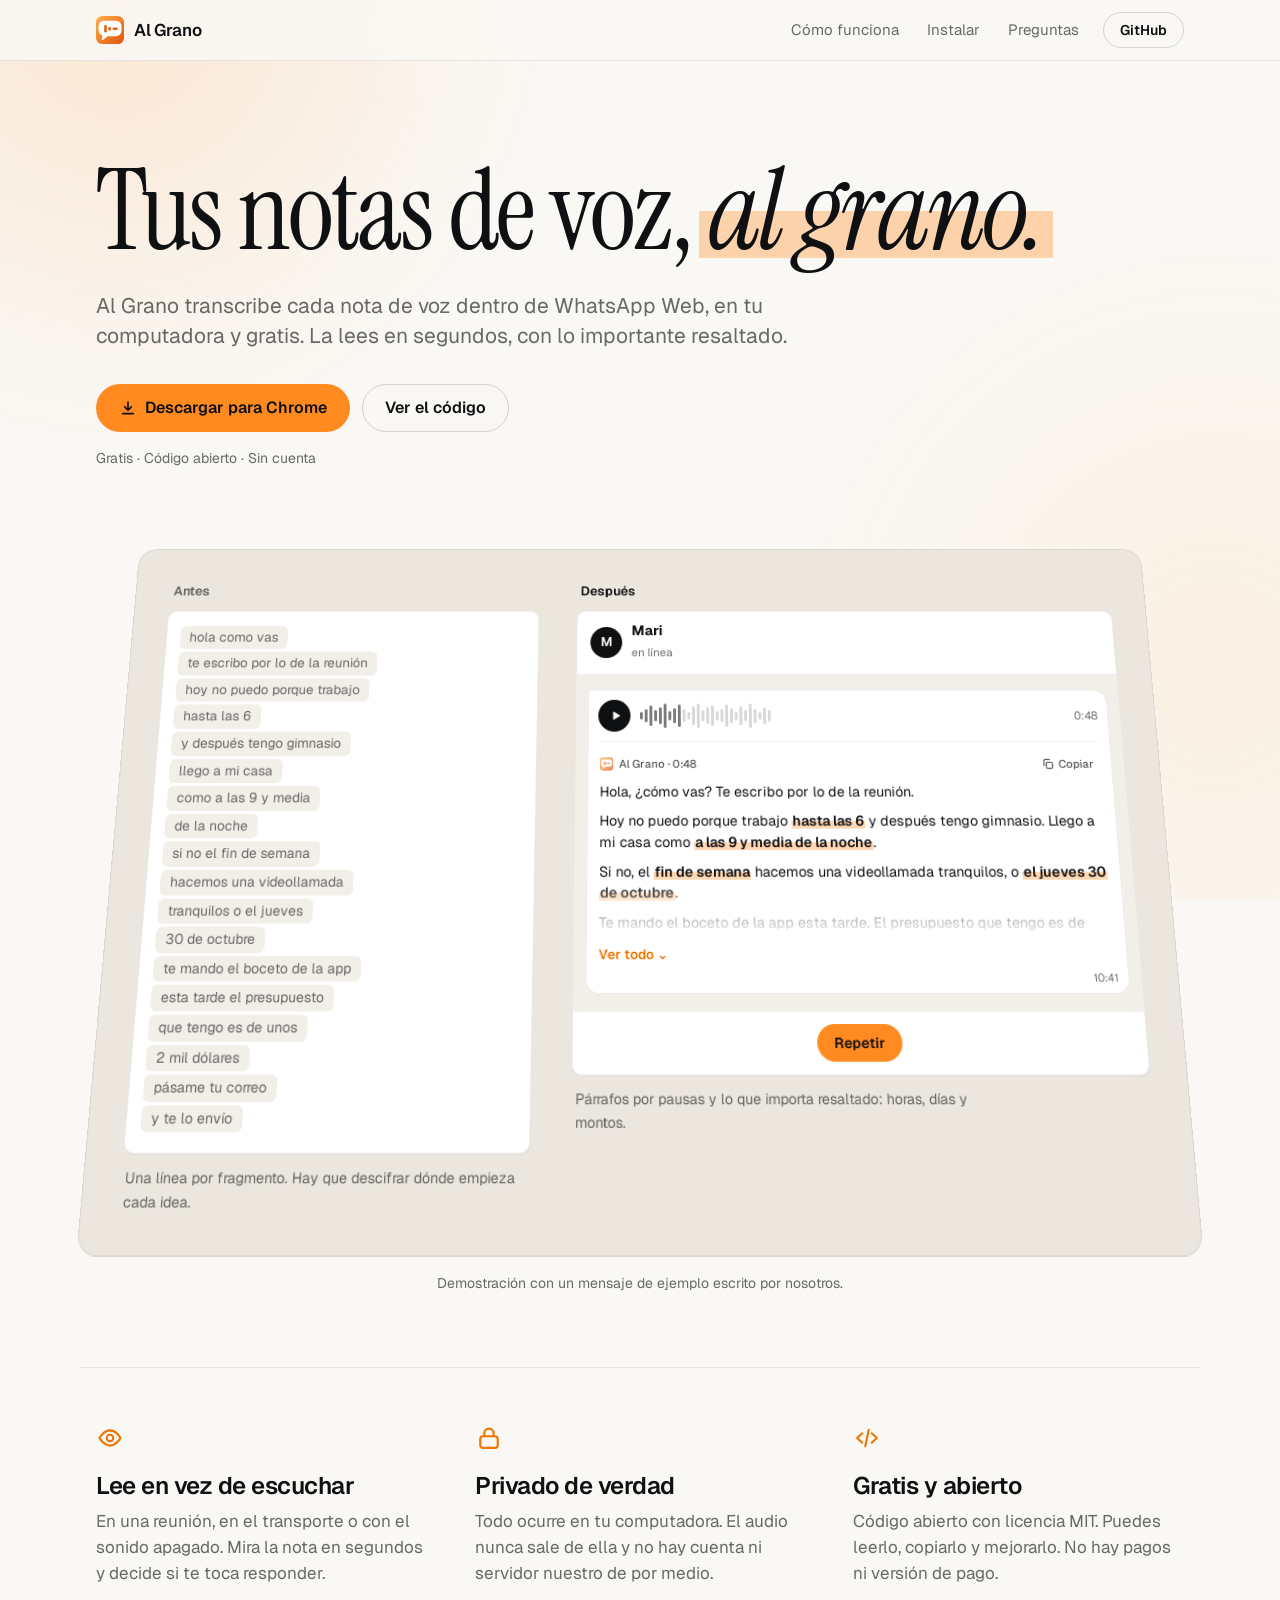
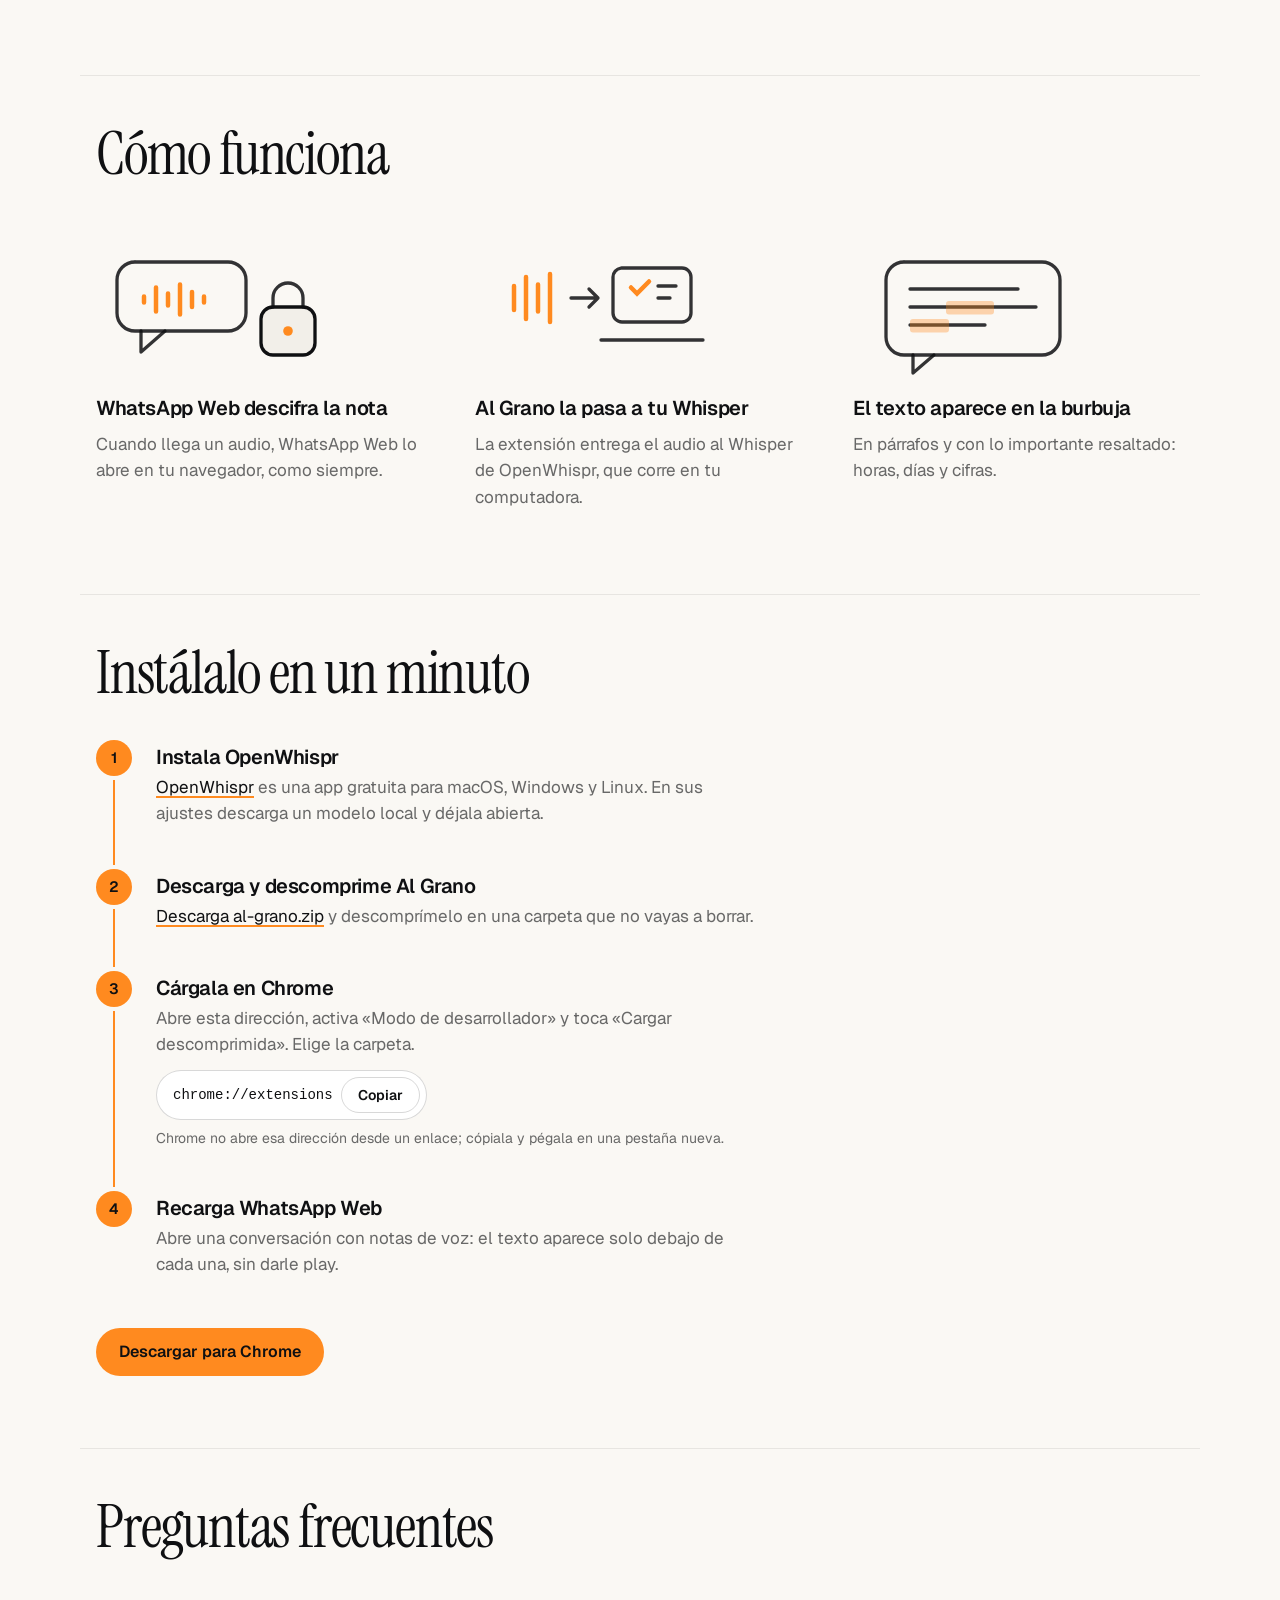
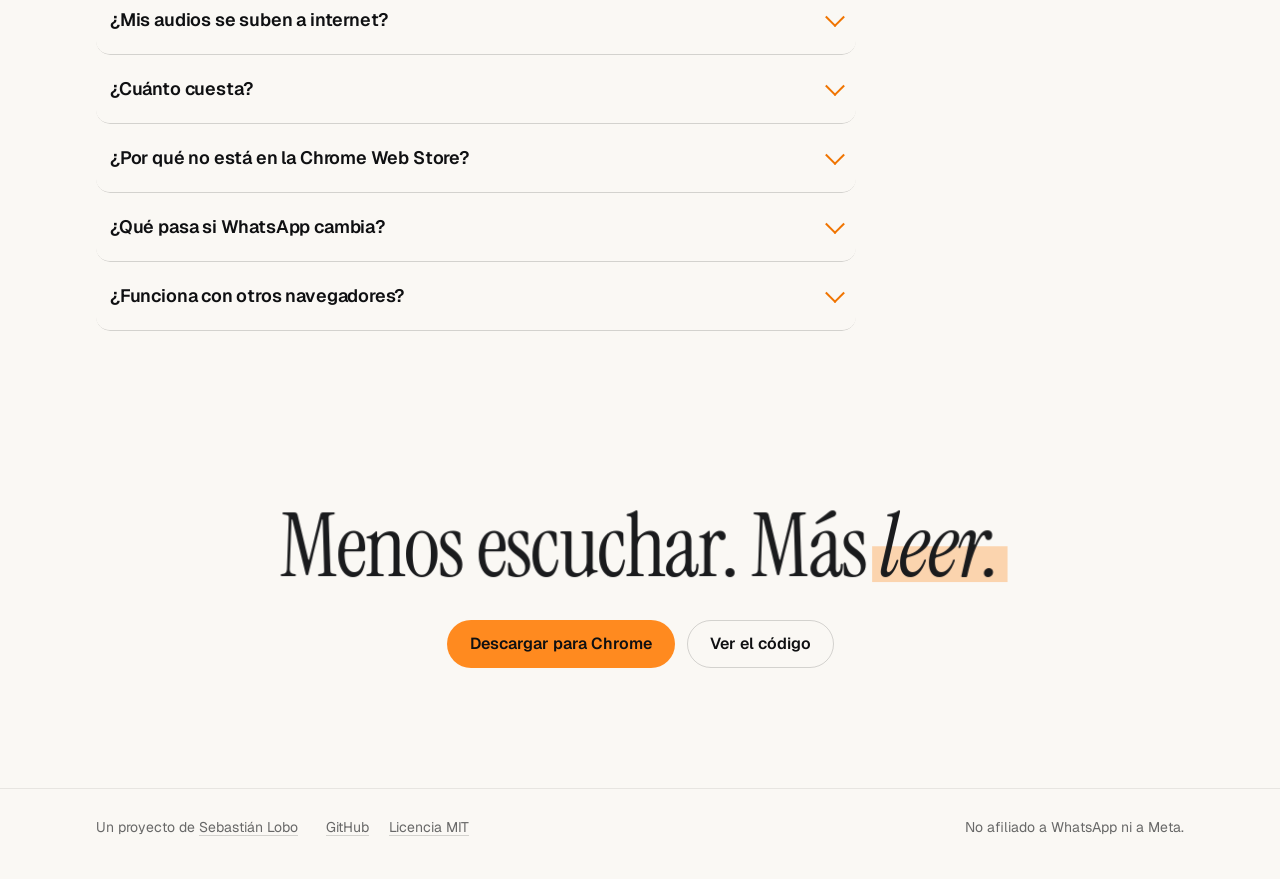
<file: docs/index.html>
<!doctype html>
<html lang="es">
<head>
<meta charset="utf-8">
<meta name="viewport" content="width=device-width, initial-scale=1">
<title>Al Grano — Tus notas de voz, al grano</title>
<meta name="description" content="Extensión gratuita y de código abierto que transcribe las notas de voz de WhatsApp Web dentro de su burbuja, con el Whisper local de OpenWhispr. Nada sale de tu computadora.">
<meta name="theme-color" content="#FAF8F4" media="(prefers-color-scheme: light)">
<meta name="theme-color" content="#0F1012" media="(prefers-color-scheme: dark)">
<link rel="canonical" href="https://sebaslobo22.github.io/al-grano/">
<link rel="icon" type="image/svg+xml" href="favicon.svg">
<meta property="og:type" content="website">
<meta property="og:locale" content="es_ES">
<meta property="og:title" content="Al Grano — Tus notas de voz, al grano">
<meta property="og:description" content="Transcribe las notas de voz de WhatsApp Web en su propia burbuja, en tu computadora. Gratis, de código abierto y sin cuenta.">
<meta property="og:url" content="https://sebaslobo22.github.io/al-grano/">
<meta property="og:image" content="https://sebaslobo22.github.io/al-grano/og.png">
<meta property="og:image:width" content="1200">
<meta property="og:image:height" content="630">
<meta name="twitter:card" content="summary_large_image">
<link rel="preconnect" href="https://fonts.googleapis.com">
<link rel="preconnect" href="https://fonts.gstatic.com" crossorigin>
<link href="https://fonts.googleapis.com/css2?family=Geist:wght@400;500;600;700&family=Instrument+Serif:ital@0;1&display=swap" rel="stylesheet">
<link rel="stylesheet" href="styles.css?v=1.6">
</head>
<body>
<svg width="0" height="0" style="position:absolute" aria-hidden="true">
  <defs>
    <linearGradient id="ag-logo-bg" x1="0" y1="0" x2="1" y2="1">
      <stop offset="0" stop-color="#FFB24A"/>
      <stop offset="1" stop-color="#E4520B"/>
    </linearGradient>
  </defs>
  <symbol id="logo" viewBox="0 0 1024 1024">
    <rect width="1024" height="1024" rx="229" fill="url(#ag-logo-bg)"/>
    <path fill="#FFFFFF" d="M300 170h424c120 0 208 88 208 208v150c0 120-88 208-208 208H430l-180 140c-20 15-46-3-40-27l30-134c-90-30-148-110-148-207V378c0-120 88-208 208-208z"/>
    <g fill="#E8600E">
      <rect x="300" y="330" width="96" height="276" rx="48"/>
      <rect x="452" y="400" width="96" height="136" rx="48"/>
      <rect x="604" y="420" width="190" height="96" rx="48"/>
    </g>
  </symbol>
</svg>

<a class="skip" href="#demo">Ir a la demostración</a>

<header class="top">
  <div class="wrap top-in">
    <a class="brand" href="#" aria-label="Al Grano, inicio"><svg class="logo" aria-hidden="true"><use href="#logo"/></svg><span>Al Grano</span></a>
    <nav class="nav" aria-label="Principal">
      <a href="#como-funciona">Cómo funciona</a>
      <a href="#instalar">Instalar</a>
      <a href="#preguntas">Preguntas</a>
    </nav>
    <a class="pill pill-sm pill-ghost" href="https://github.com/sebaslobo22/al-grano" rel="noopener">GitHub</a>
  </div>
</header>

<main>
<section class="hero wrap">
  <h1>Tus notas de voz, <span class="mark">al&nbsp;grano.</span></h1>
  <p class="sub">Al Grano transcribe cada nota de voz dentro de WhatsApp Web, en tu computadora y gratis. La lees en segundos, con lo importante resaltado.</p>
  <div class="cta">
    <a class="pill pill-main" href="https://github.com/sebaslobo22/al-grano/releases/latest/download/al-grano.zip" rel="noopener">
      <svg width="18" height="18" viewBox="0 0 24 24" fill="none" stroke="currentColor" stroke-width="2.2" stroke-linecap="round" stroke-linejoin="round" aria-hidden="true"><path d="M12 4v11m0 0-4.5-4.5M12 15l4.5-4.5M5 19.5h14"/></svg>
      Descargar para Chrome
    </a>
    <a class="pill pill-ghost" href="https://github.com/sebaslobo22/al-grano" rel="noopener">Ver el código</a>
  </div>
  <p class="fine">Gratis · Código abierto · Sin cuenta</p>
</section>

<section class="demo wrap" id="demo" aria-labelledby="demo-t">
  <h2 id="demo-t" class="sr">Demostración</h2>
  <div class="stage halo" style="--rad:20px">
    <figure class="before">
      <figcaption>Antes</figcaption>
      <div class="app app-dim" aria-label="Transcripción sin formato">
        <div class="wall" id="wall"></div>
      </div>
      <p class="cap">Una línea por fragmento. Hay que descifrar dónde empieza cada idea.</p>
    </figure>

    <figure class="after">
      <figcaption>Después</figcaption>
      <div class="app" id="panel" data-state="idle">
        <div class="app-head">
          <span class="ava" aria-hidden="true">M</span>
          <div><strong>Mari</strong><small>en línea</small></div>
        </div>
        <div class="app-body">
          <div class="msg">
            <div class="vn" aria-hidden="true">
              <span class="play"><svg width="14" height="14" viewBox="0 0 24 24" fill="currentColor"><path d="M8 5.5v13a1 1 0 0 0 1.5.86l10.4-6.5a1 1 0 0 0 0-1.72L9.5 4.64A1 1 0 0 0 8 5.5z"/></svg></span>
              <span class="bars" id="bars"></span>
              <span class="dur">0:48</span>
            </div>
            <div class="tbox" id="tbox" hidden>
              <div class="thead">
                <svg class="logo logo-12" aria-hidden="true"><use href="#logo"/></svg>
                <span>Al Grano · 0:48</span>
                <button class="icon-btn" id="copyT" type="button" aria-label="Copiar transcripción">
                  <svg width="14" height="14" viewBox="0 0 24 24" fill="none" stroke="currentColor" stroke-width="2" stroke-linecap="round" stroke-linejoin="round" aria-hidden="true"><rect x="9" y="9" width="11" height="11" rx="2.5"/><path d="M5 15V6.5A2.5 2.5 0 0 1 7.5 4H15"/></svg>
                  <span class="icon-btn-t" id="copyTT">Copiar</span>
                </button>
              </div>
              <div class="skel" id="skel" aria-live="polite">
                <i></i><i></i><i></i>
                <em>Transcribiendo…</em>
              </div>
              <div class="tbody folded" id="tbody"></div>
              <button class="more" id="more" type="button" aria-expanded="false">Ver todo <span aria-hidden="true">⌄</span></button>
            </div>
            <span class="time">10:41</span>
          </div>
        </div>
        <div class="app-foot">
          <button class="pill pill-main pill-sm" id="try" type="button">Probar</button>
        </div>
      </div>
      <p class="cap">Párrafos por pausas y lo que importa resaltado: horas, días y montos.</p>
    </figure>
  </div>
  <p class="fine center">Demostración con un mensaje de ejemplo escrito por nosotros.</p>
</section>

<section class="benefits wrap" aria-label="Ventajas">
  <article class="morph halo">
    <svg width="28" height="28" viewBox="0 0 24 24" fill="none" stroke="currentColor" stroke-width="1.8" stroke-linecap="round" stroke-linejoin="round" aria-hidden="true"><path d="M3 12s3.5-6.5 9-6.5S21 12 21 12s-3.5 6.5-9 6.5S3 12 3 12z"/><circle cx="12" cy="12" r="2.8"/></svg>
    <h3>Lee en vez de escuchar</h3>
    <p>En una reunión, en el transporte o con el sonido apagado. Mira la nota en segundos y decide si te toca responder.</p>
  </article>
  <article class="morph halo">
    <svg width="28" height="28" viewBox="0 0 24 24" fill="none" stroke="currentColor" stroke-width="1.8" stroke-linecap="round" stroke-linejoin="round" aria-hidden="true"><rect x="4.5" y="10.5" width="15" height="10" rx="2.5"/><path d="M8 10.5V8a4 4 0 0 1 8 0v2.5"/></svg>
    <h3>Privado de verdad</h3>
    <p>Todo ocurre en tu computadora. El audio nunca sale de ella y no hay cuenta ni servidor nuestro de por medio.</p>
  </article>
  <article class="morph halo">
    <svg width="28" height="28" viewBox="0 0 24 24" fill="none" stroke="currentColor" stroke-width="1.8" stroke-linecap="round" stroke-linejoin="round" aria-hidden="true"><path d="m8 8-4.5 4L8 16M16 8l4.5 4L16 16M13.5 5l-3 14"/></svg>
    <h3>Gratis y abierto</h3>
    <p>Código abierto con licencia MIT. Puedes leerlo, copiarlo y mejorarlo. No hay pagos ni versión de pago.</p>
  </article>
</section>

<section class="how wrap" id="como-funciona" aria-labelledby="how-t">
  <h2 id="how-t" class="morph">Cómo funciona</h2>
  <ol class="steps">
    <li class="morph halo">
      <svg viewBox="0 0 160 96" fill="none" aria-hidden="true">
        <rect x="14" y="14" width="86" height="46" rx="12" class="s-line"/>
        <path d="M30 60v14l16-14" class="s-line"/>
        <path d="M32 37v4M40 31v16M48 35v8M56 29v20M64 34v10M72 37v4" class="s-amber"/>
        <rect x="110" y="44" width="36" height="32" rx="8" class="s-fill"/>
        <path d="M118 44v-6a10 10 0 0 1 20 0v6" class="s-line"/>
        <circle cx="128" cy="60" r="3.2" class="s-amber-fill"/>
      </svg>
      <h3>WhatsApp Web descifra la nota</h3>
      <p>Cuando llega un audio, WhatsApp Web lo abre en tu navegador, como siempre.</p>
    </li>
    <li class="morph halo">
      <svg viewBox="0 0 160 96" fill="none" aria-hidden="true">
        <path d="M26 30v16M34 24v28M42 29v18M50 22v32" class="s-amber"/>
        <path d="M64 38h18m0 0-6-6m6 6-6 6" class="s-line"/>
        <rect x="92" y="18" width="52" height="36" rx="6" class="s-line"/>
        <path d="M84 66h68" class="s-line"/>
        <path d="M104 31l4 4 8-8" class="s-amber"/>
        <path d="M122 30h12M122 38h8" class="s-line"/>
      </svg>
      <h3>Al Grano la pasa a tu Whisper</h3>
      <p>La extensión entrega el audio al Whisper de OpenWhispr, que corre en tu computadora.</p>
    </li>
    <li class="morph halo">
      <svg viewBox="0 0 160 96" fill="none" aria-hidden="true">
        <rect x="22" y="14" width="116" height="62" rx="12" class="s-line"/>
        <path d="M40 76v12l14-12" class="s-line"/>
        <path d="M38 32h72M38 44h84M38 56h50" class="s-line"/>
        <rect x="62" y="40" width="32" height="9" rx="2" class="s-hl"/>
        <rect x="38" y="52" width="26" height="9" rx="2" class="s-hl"/>
      </svg>
      <h3>El texto aparece en la burbuja</h3>
      <p>En párrafos y con lo importante resaltado: horas, días y cifras.</p>
    </li>
  </ol>
</section>

<section class="install wrap" id="instalar" aria-labelledby="inst-t">
  <h2 id="inst-t" class="morph">Instálalo en un minuto</h2>
  <ol class="inst">
    <li class="morph" data-fill style="--rad:14px">
      <div class="halo">
        <h3>Instala OpenWhispr</h3>
        <p><a href="https://openwhispr.com" rel="noopener">OpenWhispr</a> es una app gratuita para macOS, Windows y Linux. En sus ajustes descarga un modelo local y déjala abierta.</p>
      </div>
    </li>
    <li class="morph" data-fill style="--rad:14px">
      <div class="halo">
        <h3>Descarga y descomprime Al Grano</h3>
        <p><a href="https://github.com/sebaslobo22/al-grano/releases/latest/download/al-grano.zip" rel="noopener">Descarga al-grano.zip</a> y descomprímelo en una carpeta que no vayas a borrar.</p>
      </div>
    </li>
    <li class="morph" data-fill style="--rad:14px">
      <div class="halo">
        <h3>Cárgala en Chrome</h3>
        <p>Abre esta dirección, activa «Modo de desarrollador» y toca «Cargar descomprimida». Elige la carpeta.</p>
        <div class="code">
          <code id="chromeUrl">chrome://extensions</code>
          <button class="pill pill-sm pill-ghost" id="copyUrl" type="button">Copiar</button>
        </div>
        <p class="fine">Chrome no abre esa dirección desde un enlace; cópiala y pégala en una pestaña nueva.</p>
      </div>
    </li>
    <li class="morph" data-fill style="--rad:14px">
      <div class="halo">
        <h3>Recarga WhatsApp Web</h3>
        <p>Abre una conversación con notas de voz: el texto aparece solo debajo de cada una, sin darle play.</p>
      </div>
    </li>
  </ol>
  <div class="cta">
    <a class="pill pill-main" href="https://github.com/sebaslobo22/al-grano/releases/latest/download/al-grano.zip" rel="noopener">Descargar para Chrome</a>
  </div>
</section>

<section class="faq wrap" id="preguntas" aria-labelledby="faq-t">
  <h2 id="faq-t" class="morph">Preguntas frecuentes</h2>
  <div class="acc">
    <details class="morph halo" style="--rad:14px"><summary>¿Mis audios se suben a internet?</summary><p>No. El audio pasa de WhatsApp Web al Whisper que corre en tu computadora y ahí se queda. Al Grano no tiene servidores ni cuentas.</p></details>
    <details class="morph halo" style="--rad:14px"><summary>¿Cuánto cuesta?</summary><p>Nada. Al Grano es gratis y de código abierto, y OpenWhispr también lo es.</p></details>
    <details class="morph halo" style="--rad:14px"><summary>¿Por qué no está en la Chrome Web Store?</summary><p>Todavía no. Por ahora se instala a mano, en un minuto, con los pasos de arriba.</p></details>
    <details class="morph halo" style="--rad:14px"><summary>¿Qué pasa si WhatsApp cambia?</summary><p>Puede que Al Grano deje de transcribir solo. Mientras se corrige, basta con darle play a la nota para que la transcriba.</p></details>
    <details class="morph halo" style="--rad:14px"><summary>¿Funciona con otros navegadores?</summary><p>Funciona en Chrome y debería funcionar en navegadores basados en Chromium, como Brave, Edge o Arc, que permiten cargar extensiones descomprimidas. No lo hemos probado en ellos.</p></details>
  </div>
</section>

<section class="final wrap halo">
  <h2 class="morph">Menos escuchar. Más <span class="mark">leer.</span></h2>
  <div class="cta center">
    <a class="pill pill-main" href="https://github.com/sebaslobo22/al-grano/releases/latest/download/al-grano.zip" rel="noopener">Descargar para Chrome</a>
    <a class="pill pill-ghost" href="https://github.com/sebaslobo22/al-grano" rel="noopener">Ver el código</a>
  </div>
</section>
</main>

<footer class="foot">
  <div class="wrap foot-in">
    <p>Un proyecto de <a href="https://sitio-lobo.vercel.app" rel="noopener">Sebastián Lobo</a></p>
    <p class="links"><a href="https://github.com/sebaslobo22/al-grano" rel="noopener">GitHub</a><a href="https://github.com/sebaslobo22/al-grano/blob/main/LICENSE" rel="noopener">Licencia MIT</a></p>
    <p class="disc">No afiliado a WhatsApp ni a Meta.</p>
  </div>
</footer>
<script src="app.js?v=1.6"></script>
<script src="motion.js?v=1.6"></script>
</body>
</html>
</file>
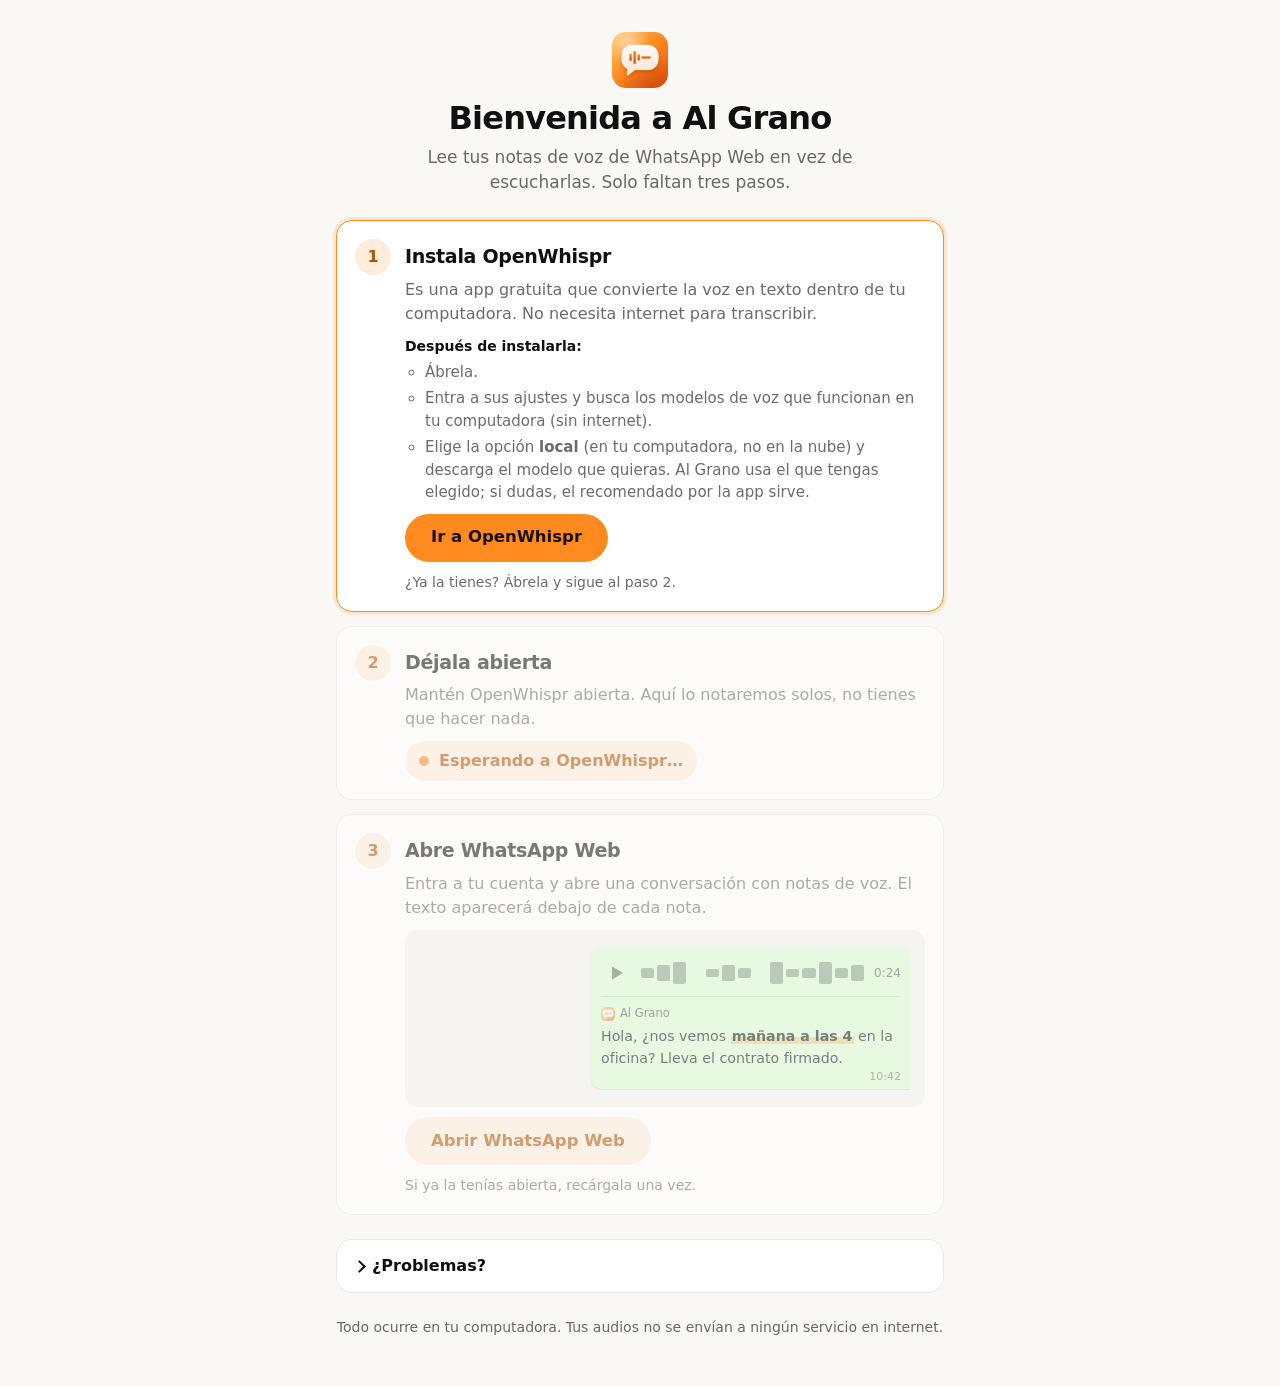
<file: extension/bienvenida.html>
<!doctype html>
<html lang="es">
<head>
<meta charset="utf-8">
<meta name="viewport" content="width=device-width, initial-scale=1">
<title>Bienvenida a Al Grano</title>
<link rel="icon" href="icons/icon32.png">
<link rel="stylesheet" href="bienvenida.css">
</head>
<body>
<main>
  <header class="hero">
    <img src="icons/logo.svg" width="56" height="56" alt="" class="logo">
    <h1>Bienvenida a Al Grano</h1>
    <p class="lead">Lee tus notas de voz de WhatsApp Web en vez de escucharlas. Solo faltan tres pasos.</p>
    <p id="resumen" class="resumen" role="status" aria-live="polite"></p>
  </header>

  <ol class="pasos">
    <li id="p1" class="paso" data-e="activo">
      <span class="num" aria-hidden="true"><b>1</b><svg viewBox="0 0 24 24"><path d="M5 12.5l4.5 4.5L19 7.5"/></svg></span>
      <div class="cuerpo">
        <h2>Instala OpenWhispr</h2>
        <p>Es una app gratuita que convierte la voz en texto dentro de tu computadora. No necesita internet para transcribir.</p>
        <div class="detalle">
          <p class="mini">Después de instalarla:</p>
          <ul>
            <li>Ábrela.</li>
            <li>Entra a sus ajustes y busca los modelos de voz que funcionan en tu computadora (sin internet).</li>
            <li>Elige la opción <strong>local</strong> (en tu computadora, no en la nube) y descarga el modelo que quieras. Al Grano usa el que tengas elegido; si dudas, el recomendado por la app sirve.</li>
          </ul>
        </div>
        <a class="boton grande" href="https://openwhispr.com" target="_blank" rel="noopener">Ir a OpenWhispr</a>
        <p class="nota">¿Ya la tienes? Ábrela y sigue al paso 2.</p>
      </div>
    </li>

    <li id="p2" class="paso" data-e="pendiente">
      <span class="num" aria-hidden="true"><b>2</b><svg viewBox="0 0 24 24"><path d="M5 12.5l4.5 4.5L19 7.5"/></svg></span>
      <div class="cuerpo">
        <h2>Déjala abierta</h2>
        <p id="p2-txt">Mantén OpenWhispr abierta. Aquí lo notaremos solos, no tienes que hacer nada.</p>
        <p id="p2-est" class="estado" role="status" aria-live="polite"><span class="punto"></span><span id="p2-est-t">Esperando a OpenWhispr…</span></p>
      </div>
    </li>

    <li id="p3" class="paso" data-e="pendiente">
      <span class="num" aria-hidden="true"><b>3</b><svg viewBox="0 0 24 24"><path d="M5 12.5l4.5 4.5L19 7.5"/></svg></span>
      <div class="cuerpo">
        <h2>Abre WhatsApp Web</h2>
        <p>Entra a tu cuenta y abre una conversación con notas de voz. El texto aparecerá debajo de cada nota.</p>
        <div class="demo" aria-hidden="true">
          <div class="burbuja">
            <div class="nota-voz">
              <span class="play"><svg viewBox="0 0 24 24"><path d="M8 5.5v13l11-6.5z"/></svg></span>
              <span class="onda"><i></i><i></i><i></i><i></i><i></i><i></i><i></i><i></i><i></i><i></i><i></i><i></i><i></i><i></i></span>
              <span class="dur">0:24</span>
            </div>
            <div class="ag">
              <div class="ag-cab"><img src="icons/icon16.png" width="14" height="14" alt=""> Al Grano</div>
              <p>Hola, ¿nos vemos <mark>mañana a las 4</mark> en la oficina? Lleva el contrato firmado.</p>
            </div>
            <span class="hora">10:42</span>
          </div>
        </div>
        <a class="boton grande" href="https://web.whatsapp.com" target="_blank" rel="noopener">Abrir WhatsApp Web</a>
        <p class="nota">Si ya la tenías abierta, recárgala una vez.</p>
      </div>
    </li>
  </ol>

  <details class="problemas">
    <summary>¿Problemas?</summary>
    <ul>
      <li><strong>No pasa del paso 2.</strong> Revisa que OpenWhispr esté abierta (busca su icono en la barra de arriba o de abajo). Si la acabas de abrir, espera unos segundos.</li>
      <li><strong>Está abierta y no la detecta.</strong> Ciérrala del todo y vuelve a abrirla. Luego pulsa «Buscar de nuevo» aquí abajo.</li>
      <li><strong>Las notas no se transcriben.</strong> En los ajustes de OpenWhispr, confirma que elegiste un modelo <strong>local</strong> y que ya terminó de descargarse. Los modelos en la nube no se usan: Al Grano nunca envía tus audios fuera de tu computadora.</li>
      <li><strong>No aparece el texto en WhatsApp.</strong> Recarga la página de WhatsApp Web (tecla F5, o Cmd + R en Mac).</li>
    </ul>
    <button type="button" id="reintentar" class="boton chico">Buscar de nuevo</button>
  </details>

  <footer>Todo ocurre en tu computadora. Tus audios no se envían a ningún servicio en internet.</footer>
</main>
<script src="bienvenida.js"></script>
</body>
</html>
</file>
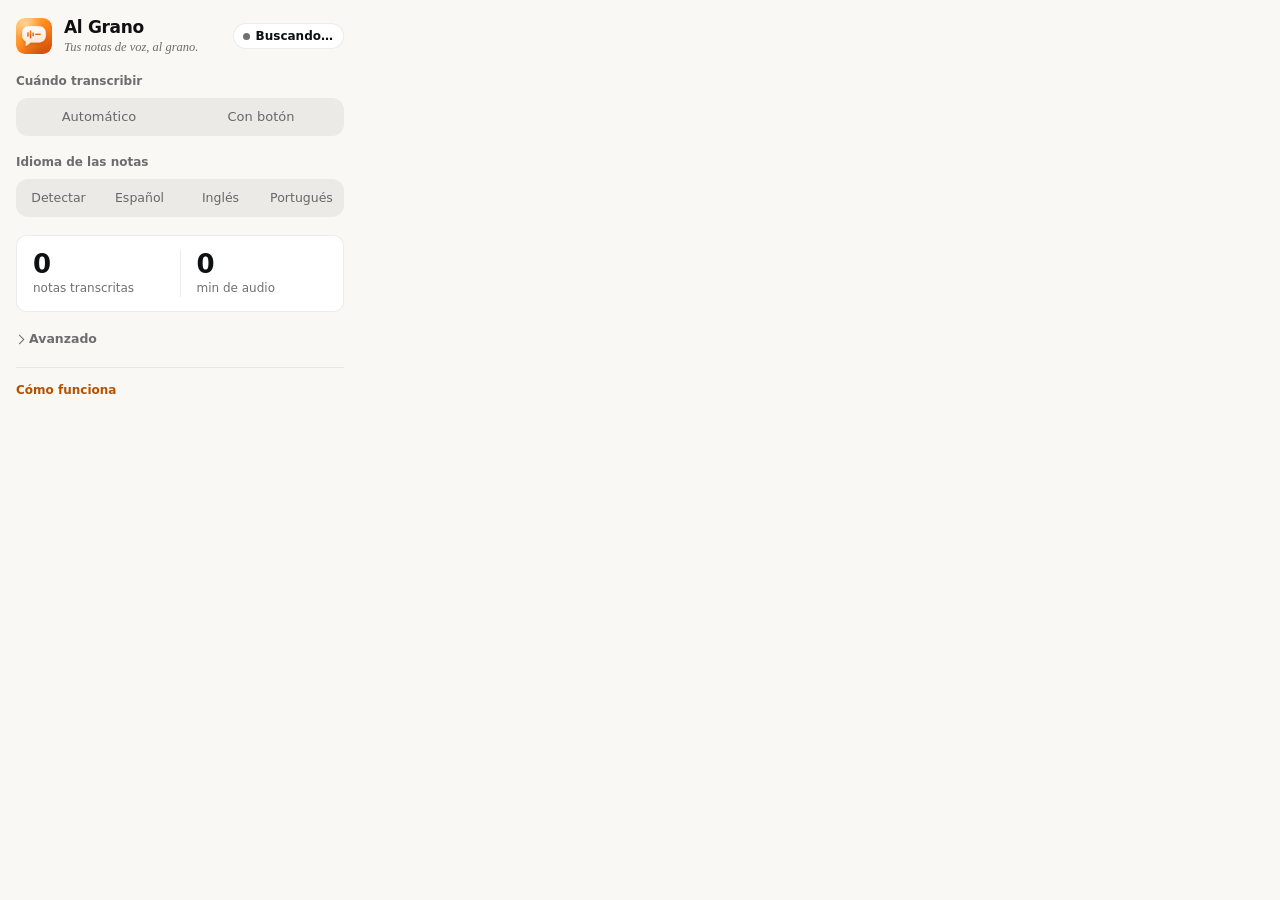
<file: extension/popup.html>
<!doctype html>
<html lang="es">
<head>
<meta charset="utf-8">
<meta name="viewport" content="width=360">
<title>Al Grano</title>
<link rel="stylesheet" href="popup.css">
</head>
<body>
<main>
  <header class="top">
    <img class="logo" src="icons/logo.svg" width="36" height="36" alt="">
    <div class="brand">
      <h1>Al Grano</h1>
      <p class="tag">Tus notas de voz, al grano.</p>
    </div>
    <span id="estado" class="pill" data-s="busy" role="status"><i></i><b>Buscando…</b></span>
  </header>
  <section id="ayuda" class="help" hidden>
    <h2 class="help-t">Falta un paso para empezar</h2>
    <p>Abre OpenWhispr y déjala abierta. Si aún no la tienes, te guiamos para instalarla.</p>
    <button type="button" id="guia" class="btn-guia">Ver guía de instalación</button>
  </section>

  <section>
    <h2 id="h-modo">Cuándo transcribir</h2>
    <div class="seg" role="radiogroup" aria-labelledby="h-modo" id="modo">
      <button type="button" role="radio" data-v="auto">Automático</button>
      <button type="button" role="radio" data-v="manual">Con botón</button>
    </div>
  </section>

  <section>
    <h2 id="h-idioma">Idioma de las notas</h2>
    <div class="seg" role="radiogroup" aria-labelledby="h-idioma" id="idioma">
      <button type="button" role="radio" data-v="auto">Detectar</button>
      <button type="button" role="radio" data-v="es">Español</button>
      <button type="button" role="radio" data-v="en">Inglés</button>
      <button type="button" role="radio" data-v="pt">Portugués</button>
    </div>
  </section>

  <section class="uso" aria-live="polite">
    <div class="uso-num"><strong id="uso-n">0</strong><span id="uso-n-l">notas transcritas</span></div>
    <div class="uso-sep"></div>
    <div class="uso-num"><strong id="uso-m">0</strong><span>min de audio</span></div>
  </section>

  <details class="avanzado">
    <summary>Avanzado</summary>
    <label for="server">Dirección del transcriptor</label>
    <div class="row">
      <input id="server" type="text" spellcheck="false" autocomplete="off">
      <button type="button" id="buscar" class="btn">Buscar de nuevo</button>
    </div>
    <p id="server-nota" class="note">Se detecta solo: usa el modelo local que tengas elegido en OpenWhispr.</p>
  </details>

  <footer>
    <a href="https://sebaslobo22.github.io/al-grano/" target="_blank" rel="noopener">Cómo funciona</a>
    <span id="version"></span>
  </footer>
</main>
<script src="popup.js"></script>
</body>
</html>
</file>
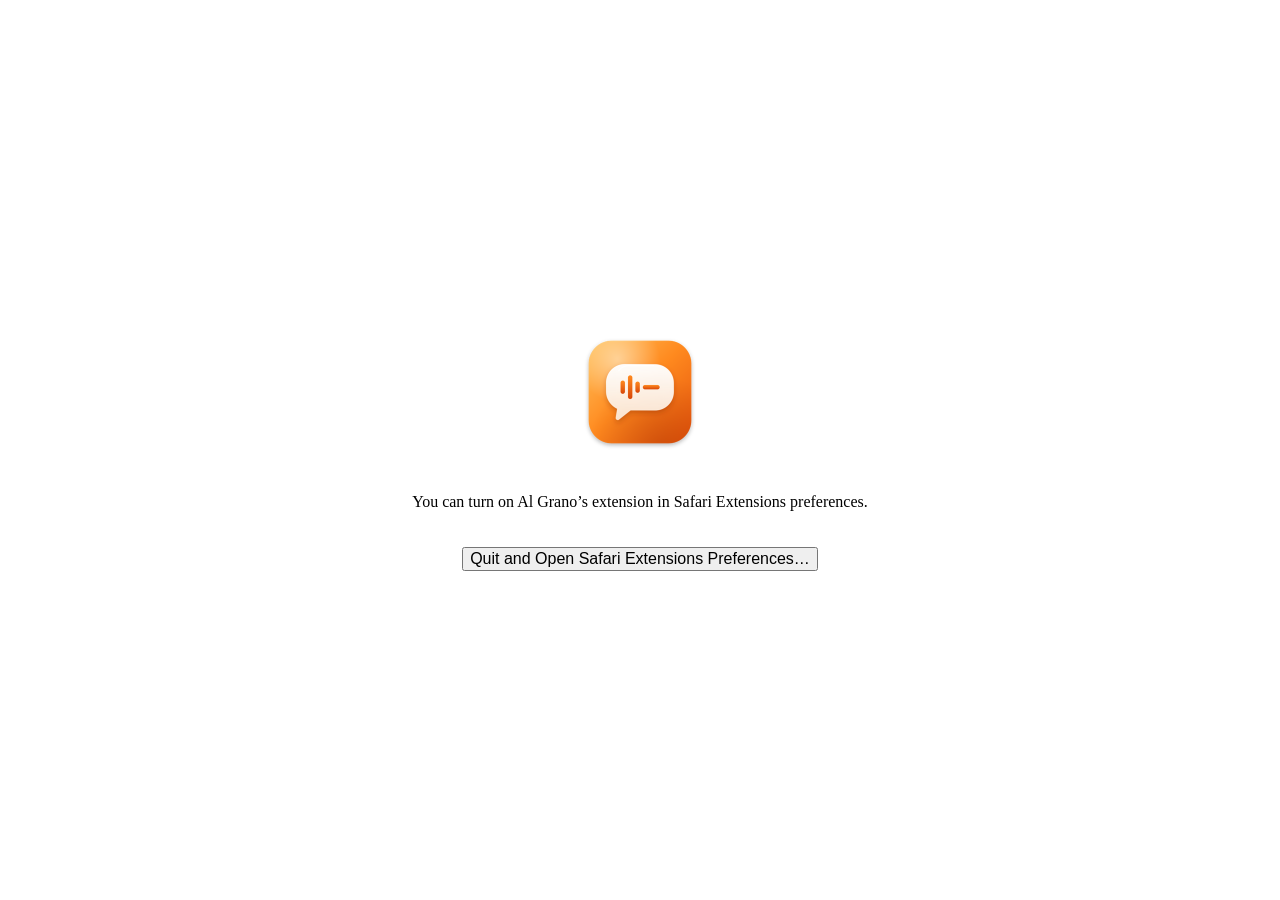
<file: safari/Al Grano/Al Grano/Resources/Base.lproj/Main.html>
<!DOCTYPE html>
<html>
<head>
    <meta http-equiv="Content-Type" content="text/html; charset=utf-8">
    <meta http-equiv="Content-Security-Policy" content="default-src 'self'">

    <meta name="viewport" content="width=device-width, initial-scale=1, user-scalable=no">

    <link rel="stylesheet" href="../Style.css">
    <script src="../Script.js" defer></script>
</head>
<body>
    <img src="../Icon.png" width="128" height="128" alt="Al Grano Icon">
    <p class="state-unknown">You can turn on Al Grano’s extension in Safari Extensions preferences.</p>
    <p class="state-on">Al Grano’s extension is currently on. You can turn it off in Safari Extensions preferences.</p>
    <p class="state-off">Al Grano’s extension is currently off. You can turn it on in Safari Extensions preferences.</p>
    <button class="open-preferences">Quit and Open Safari Extensions Preferences…</button>
</body>
</html>
</file>
<file: docs/styles.css>
:root{
  --amber:#FF8A1F; --amber-h:#F07400; --amber-t:rgba(255,138,31,.16); --hl:rgba(255,138,31,.34);
  --bg:#FAF8F4; --ink:#0F1012; --surface:#fff; --surface2:#F2EFE9;
  --line:rgba(15,16,18,.08); --line2:rgba(15,16,18,.16); --mut:rgba(15,16,18,.62);
  --ok:#2EB67D; --stage:#EBE7DF; --bub:#fff;
  --r:10px; --font:"Geist",system-ui,-apple-system,"Segoe UI",sans-serif; --serif:"Instrument Serif",Georgia,serif;
  --ease:cubic-bezier(.2,.7,.2,1);
}
:root{color-scheme:light dark}
@media (prefers-color-scheme:dark){
  :root{
    --bg:#0F1012; --ink:#F3F1EC; --surface:#16181C; --surface2:#1C1F24;
    --line:rgba(255,255,255,.08); --line2:rgba(255,255,255,.16); --mut:rgba(243,241,236,.62);
    --hl:rgba(255,138,31,.38); --stage:#131519; --bub:#1F2228;
  }
}
*{box-sizing:border-box;margin:0}
html{scroll-behavior:smooth;-webkit-text-size-adjust:100%}
body{background:var(--bg);color:var(--ink);font:400 17px/1.55 var(--font);-webkit-font-smoothing:antialiased;overflow-x:hidden}
a{color:inherit}
h1,h2,h3{font-weight:600;letter-spacing:-.02em;line-height:1.1}
.wrap{width:100%;max-width:1120px;margin-inline:auto;padding-inline:16px}
.sr{position:absolute;width:1px;height:1px;overflow:hidden;clip:rect(0 0 0 0)}
.skip{position:absolute;left:-999px;top:8px;background:var(--ink);color:var(--bg);padding:8px 14px;border-radius:999px;z-index:20}
.skip:focus{left:8px}
:focus-visible{outline:2px solid var(--amber);outline-offset:3px;border-radius:6px}
.fine{font-size:14px;color:var(--mut)}
.center{text-align:center;justify-content:center}

/* highlighter motif */
.mark{font-family:var(--serif);font-style:italic;font-weight:400;
  background:linear-gradient(transparent 50%,var(--hl) 50%,var(--hl) 82%,transparent 82%) no-repeat;background-size:100% 100%;
  padding:0 .08em;margin:0 -.08em;-webkit-box-decoration-break:clone;box-decoration-break:clone}

/* pills */
.pill{display:inline-flex;align-items:center;gap:8px;min-height:48px;padding:0 22px;border-radius:999px;font:600 16px/1 var(--font);text-decoration:none;border:1px solid transparent;cursor:pointer;transition:background .2s var(--ease),transform .45s var(--ease),border-color .2s,box-shadow .3s;transform:translate(var(--tx,0px),var(--ty,0px))}
.pill-sm{min-height:36px;padding:0 16px;font-size:14px}
.pill-main{background:var(--amber);color:#0F1012}
.pill-main:hover{background:var(--amber-h)}
.pill-main:active{transform:translate(var(--tx,0px),var(--ty,0px)) scale(.97)}
.pill-main:disabled{opacity:.5;cursor:default}
.pill-ghost{border-color:var(--line2);color:var(--ink);background:transparent}
.pill-ghost:hover{border-color:var(--ink)}

/* header */
.top{position:sticky;top:0;z-index:10;background:color-mix(in srgb,var(--bg) 86%,transparent);backdrop-filter:blur(12px);-webkit-backdrop-filter:blur(12px);border-bottom:1px solid var(--line)}
.top-in{display:flex;align-items:center;gap:24px;height:60px}
.brand{display:flex;align-items:center;gap:10px;font-weight:600;text-decoration:none;letter-spacing:-.01em}
.logo{width:28px;height:28px;display:block;flex:none}
.logo-12{width:14px;height:14px}
.nav{display:none;margin-left:auto;gap:28px;font-size:15px}
.nav a{text-decoration:none;color:var(--mut)}
.nav a:hover{color:var(--ink)}
.top .pill{margin-left:auto}
@media(min-width:760px){.nav{display:flex}.top .pill{margin-left:0}}

/* hero */
.hero{padding-top:56px;padding-bottom:40px}
.hero h1{font-family:var(--serif);font-weight:400;letter-spacing:-.025em;line-height:.98;font-size:clamp(46px,11.5vw,112px);max-width:11ch}
.hero h1 .mark{font-style:italic}
.sub{margin-top:24px;max-width:34em;font-size:clamp(17px,2.4vw,21px);color:var(--mut);line-height:1.45}
.cta{display:flex;flex-wrap:wrap;gap:12px;margin-top:32px}
.hero .fine{margin-top:16px}
@media(min-width:900px){.hero{padding-top:96px;padding-bottom:56px}.hero h1{max-width:none}}

/* demo */
.demo{padding-block:24px 72px}
.stage{display:grid;gap:20px;background:var(--stage);border:1px solid var(--line);border-radius:20px;padding:20px 14px}
.stage figure{min-width:0}
figcaption{font-size:14px;font-weight:600;margin:0 4px 10px;color:var(--mut)}
.after figcaption{color:var(--ink)}
.cap{margin:12px 4px 0;font-size:14px;color:var(--mut);max-width:30em}
.demo>.fine{margin-top:14px}
@media(min-width:900px){
  .stage{grid-template-columns:.82fr 1.18fr;gap:40px;padding:36px;align-items:start}
}
.app{background:var(--surface);border:1px solid var(--line);border-radius:var(--r);overflow:hidden;box-shadow:0 1px 2px rgba(0,0,0,.04)}
.app-head{display:flex;align-items:center;gap:10px;padding:12px 14px;border-bottom:1px solid var(--line)}
.app-head strong{display:block;font-size:15px;line-height:1.2}
.app-head small{font-size:12px;color:var(--mut)}
.ava{width:34px;height:34px;border-radius:50%;background:var(--ink);color:var(--bg);display:grid;place-items:center;font-weight:600;font-size:14px}
.app-body{padding:16px 12px;background:var(--surface2)}
.msg{background:var(--bub);border:1px solid var(--line);border-radius:4px 14px 14px 14px;padding:10px 10px 6px;max-width:100%;width:fit-content;min-width:min(100%,300px);position:relative}
.vn{display:flex;align-items:center;gap:10px}
.play{flex:none;width:34px;height:34px;border-radius:50%;background:var(--ink);color:var(--bg);display:grid;place-items:center;padding-left:2px}
.bars{display:flex;align-items:center;gap:2px;height:28px;flex:1;min-width:0}
.bars i{display:block;width:3px;border-radius:2px;background:var(--line2);flex:none}
.bars i.p{background:var(--ink);opacity:.55}
.dur{font-size:12px;color:var(--mut);font-variant-numeric:tabular-nums}
.time{display:block;text-align:right;font-size:11px;color:var(--mut);margin-top:2px}
.app-foot{padding:12px 14px;border-top:1px solid var(--line);display:flex;justify-content:center}

.tbox{margin:10px 2px 0;padding-top:10px;border-top:1px solid var(--line);font-size:14.5px;line-height:1.5;min-width:0}
.thead{display:flex;align-items:center;gap:6px;font-size:11.5px;opacity:.7;margin-bottom:6px}
.thead span:first-of-type{font-weight:500}
.icon-btn{margin-left:auto;display:inline-flex;align-items:center;gap:4px;border:0;background:none;color:inherit;font:inherit;font-size:11.5px;padding:4px 6px;border-radius:6px;cursor:pointer;opacity:1}
.icon-btn:hover{background:var(--amber-t)}
.tbody p{margin:0 0 8px}
.tbody p:last-child{margin:0}
.tbody.folded{max-height:11em;overflow:hidden;-webkit-mask-image:linear-gradient(#000 62%,transparent);mask-image:linear-gradient(#000 62%,transparent)}
.key{font-weight:600;background-image:linear-gradient(transparent 55%,var(--hl) 55%,var(--hl) 95%,transparent 95%);background-repeat:no-repeat;background-size:0% 100%;transition:background-size .5s var(--ease);padding:0 1px;-webkit-box-decoration-break:clone;box-decoration-break:clone}
.hl-on .key{background-size:100% 100%}
.more{display:block;margin:4px 0 4px;padding:2px 0;border:0;background:none;color:var(--amber-h);font:600 13.5px var(--font);cursor:pointer}
@media(prefers-color-scheme:dark){.more{color:var(--amber)}}
.more:hover{text-decoration:underline}
.more[hidden]{display:none}

.skel{display:none;flex-direction:column;gap:8px;padding:2px 0 6px}
.skel i{display:block;height:11px;border-radius:6px;background:linear-gradient(90deg,var(--line) 25%,var(--hl) 50%,var(--line) 75%);background-size:300% 100%;animation:sh 1.3s linear infinite}
.skel i:nth-child(2){width:88%}.skel i:nth-child(3){width:62%}
.skel em{font-style:normal;font-size:12px;color:var(--mut)}
@keyframes sh{from{background-position:100% 0}to{background-position:-100% 0}}
#panel[data-state=loading] .skel{display:flex}
#panel[data-state=loading] .tbody,#panel[data-state=loading] .more{display:none}
#panel[data-state=idle] .tbox{display:none}

.wall{padding:16px 14px;font-size:14px;line-height:1.4;color:var(--mut)}
.wall span{display:block;padding:3px 10px;margin-bottom:3px;background:var(--surface2);border-radius:6px;width:fit-content;max-width:100%}
.app-dim{background:var(--surface)}

/* benefits */
.benefits{display:grid;gap:0;padding-block:24px 56px;border-top:1px solid var(--line)}
.benefits article{padding:28px 0;border-bottom:1px solid var(--line)}
.benefits article:last-child{border-bottom:0}
.benefits svg{color:var(--amber-h);margin-bottom:14px}
.benefits h3{font-size:24px;margin-bottom:8px}
.benefits p{color:var(--mut);max-width:26em}
@media(min-width:860px){
  .benefits{grid-template-columns:repeat(3,1fr);gap:48px}
  .benefits article{border:0;padding:32px 0}
}

h2{font-family:var(--serif);font-weight:400;font-size:clamp(36px,6vw,60px);letter-spacing:-.02em;line-height:1.02}

/* how */
.how{padding-block:48px 64px;border-top:1px solid var(--line)}
.steps{list-style:none;padding:0;margin-top:36px;display:grid;gap:36px;counter-reset:s}
.steps li{display:grid;gap:12px;align-content:start}
.steps svg{width:100%;max-width:240px;height:auto}
.steps h3{font-size:20px}
.steps p{color:var(--mut);max-width:24em}
.s-line{stroke:var(--ink);stroke-width:2.2;stroke-linecap:round;stroke-linejoin:round;opacity:.85}
.s-amber{stroke:var(--amber);stroke-width:3;stroke-linecap:round}
.s-amber-fill{fill:var(--amber)}
.s-fill{fill:var(--surface2);stroke:var(--ink);stroke-width:2.2;opacity:1}
.s-hl{fill:var(--hl)}
@media(min-width:860px){.steps{grid-template-columns:repeat(3,1fr);gap:48px}}

/* install */
.install{padding-block:48px 72px;border-top:1px solid var(--line)}
.inst{list-style:none;padding:0;margin-top:36px;max-width:680px;counter-reset:n}
.inst li{counter-increment:n;display:grid;grid-template-columns:44px 1fr;gap:16px;position:relative;padding-bottom:32px}
.inst li::before{content:counter(n);width:36px;height:36px;border-radius:50%;background:var(--ink);color:var(--bg);display:grid;place-items:center;font-weight:600;font-size:15px;position:relative;z-index:1}
.inst li::after{content:"";position:absolute;left:17px;top:40px;bottom:4px;width:2px;background:var(--line2)}
.inst li:last-child::after{display:none}
.inst h3{font-size:20px;margin:4px 0 6px}
.inst p{color:var(--mut)}
.inst p a{color:var(--ink);text-decoration-color:var(--amber);text-underline-offset:3px;text-decoration-thickness:2px}
.inst .fine{margin-top:8px}
.code{display:flex;align-items:center;gap:8px;margin-top:12px;padding:6px 6px 6px 16px;background:var(--surface);border:1px solid var(--line2);border-radius:999px;width:fit-content;max-width:100%}
.code code{font:500 14px ui-monospace,SFMono-Regular,Menlo,monospace;white-space:nowrap}
.install .cta{margin-top:8px}

/* faq */
.faq{padding-block:48px 72px;border-top:1px solid var(--line)}
.acc{margin-top:28px;max-width:760px}
details{border-bottom:1px solid var(--line2)}
summary{list-style:none;cursor:pointer;display:flex;justify-content:space-between;align-items:center;gap:16px;padding:20px 0;font-weight:600;font-size:18px;letter-spacing:-.01em}
summary::-webkit-details-marker{display:none}
summary::after{content:"";flex:none;width:12px;height:12px;border-right:2.4px solid var(--amber-h);border-bottom:2.4px solid var(--amber-h);transform:rotate(45deg) translate(-2px,-2px);transition:transform .25s var(--ease)}
details[open] summary::after{transform:rotate(-135deg)}
details p{padding:0 32px 22px 0;color:var(--mut);max-width:36em}

/* final */
.final{padding-block:72px 96px;text-align:center;border-top:1px solid var(--line)}
.final h2{font-size:clamp(40px,8vw,88px)}
.final .cta{margin-top:32px}

/* footer */
.foot{border-top:1px solid var(--line);padding:28px 0 40px;font-size:14px;color:var(--mut)}
.foot-in{display:flex;flex-wrap:wrap;gap:12px 28px;align-items:center}
.foot a{text-decoration-color:var(--line2);text-underline-offset:3px}
.foot .links{display:flex;gap:20px}
.foot .disc{flex-basis:100%}
@media(min-width:760px){.foot .disc{flex-basis:auto;margin-left:auto}}

@media(hover:none){.icon-btn{opacity:1}}
@media(prefers-reduced-motion:reduce){
  html{scroll-behavior:auto}
  *,*::before,*::after{animation-duration:.01ms!important;animation-iteration-count:1!important;transition-duration:.01ms!important}
}
/* On phones, show the result first and keep the "before" wall short. */
@media(max-width:899px){
  .after{order:-1}
  .before .wall{max-height:240px;overflow:hidden;-webkit-mask-image:linear-gradient(#000 55%,transparent);mask-image:linear-gradient(#000 55%,transparent)}
}

/* ================= Movimiento ================= */
main,.foot{position:relative;z-index:1}
.ambient{position:fixed;inset:0;pointer-events:none;z-index:0;overflow:hidden}
.ambient i{position:absolute;width:62vmax;height:62vmax;border-radius:50%;filter:blur(40px)}
.ambient i:nth-child(1){left:-22vmax;top:-30vmax;background:radial-gradient(closest-side,rgba(255,138,31,.16),transparent);animation:drift 24s var(--ease) infinite alternate}
.ambient i:nth-child(2){right:-26vmax;top:30vh;background:radial-gradient(closest-side,rgba(255,178,74,.10),transparent);animation:drift 30s var(--ease) infinite alternate-reverse}
@keyframes drift{to{transform:translate3d(7vmax,6vmax,0) scale(1.1)}}
.progress{position:fixed;left:0;top:0;right:0;height:2px;z-index:30;background:linear-gradient(90deg,#FFB24A,var(--amber),#E4520B);transform-origin:0 50%;transform:scaleX(0);pointer-events:none}

/* Morph ligado al scroll, en ambos sentidos: --r va de 0 (abajo) a 1 (en su sitio) */
.morph{--r:1;transform:translate3d(0,calc((1 - var(--r)) * 64px),0) scale(calc(.92 + .08 * var(--r)));opacity:calc(.12 + .88 * var(--r));
  clip-path:inset(calc((1 - var(--r)) * 6%) round calc(var(--rad,20px) + (1 - var(--r)) * 120px));will-change:transform,opacity,clip-path}
h2.morph{--rad:8px;clip-path:none}
.morph .mark,h2.morph .mark{background-size:calc(min(1,var(--r) * 1.35) * 100%) 100%}
.hero .mark{animation:markin 1.1s .35s var(--ease) both}
@keyframes markin{from{background-size:0% 100%}}
.hero{transform-origin:50% 0;will-change:transform,opacity}
.stage{transform-origin:50% 0;will-change:transform;box-shadow:0 calc(var(--lift,1) * 40px) calc(var(--lift,1) * 80px) -40px rgba(228,82,11,.28)}
.benefits .morph svg{transform:scale(calc(.55 + .45 * var(--r))) rotate(calc((1 - var(--r)) * -30deg));transform-origin:30% 50%}
.steps .draw{stroke-dasharray:var(--len);stroke-dashoffset:calc(var(--len) * (1 - min(1,var(--r) * 1.2)))}
.inst li::after{background:linear-gradient(var(--amber) calc(var(--f,1) * 100%),var(--line2) 0)}
.inst li::before{transition:background-color .4s var(--ease),color .4s,transform .4s var(--ease)}
.inst li[data-on]::before{background:var(--amber);color:#0F1012}

/* Halo: luz ámbar que sigue al cursor dentro de cada bloque, con borde iluminado */
.halo{position:relative;isolation:isolate}
.halo::before,.halo::after{content:"";position:absolute;inset:0;border-radius:inherit;pointer-events:none;opacity:0;transition:opacity .45s var(--ease)}
.halo::before{z-index:-1;background:radial-gradient(440px circle at var(--mx,50%) var(--my,50%),rgba(255,138,31,.2),transparent 62%)}
.halo::after{padding:1px;background:radial-gradient(240px circle at var(--mx,50%) var(--my,50%),rgba(255,138,31,.85),transparent 70%);
  -webkit-mask:linear-gradient(#000 0 0) content-box,linear-gradient(#000 0 0);-webkit-mask-composite:xor;mask:linear-gradient(#000 0 0) content-box exclude,linear-gradient(#000 0 0)}
.halo.lit::before,.halo.lit::after{opacity:1}
.benefits article,.steps li,.inst li>div,.final{border-radius:20px}
details.halo{border-radius:14px}
details.halo summary,details.halo p{padding-inline:14px}
@media(min-width:860px){
  .benefits article{padding:32px 24px;margin-inline:-24px}
  .steps li{padding:20px;margin-inline:-20px}
}
.inst li>div{padding:2px 14px 10px;margin-left:-14px}
.final{margin-block:24px;border-top:0}
.pill-main:hover{box-shadow:0 10px 30px -8px rgba(255,138,31,.55)}

/* Cursor */
.cur-ring,.cur-glow{position:fixed;left:0;top:0;pointer-events:none;border-radius:50%;opacity:0;transition:opacity .3s}
.cur-in .cur-ring,.cur-in .cur-glow{opacity:1}
.cur-ring{z-index:60;width:34px;height:34px;margin:-17px 0 0 -17px;border:1.5px solid rgba(255,138,31,.75);
  transition:opacity .3s,background-color .3s,border-color .3s}
.cur-ring.hot{background:rgba(255,138,31,.14);border-color:rgba(255,138,31,.35)}
.cur-glow{z-index:0;width:520px;height:520px;margin:-260px 0 0 -260px;background:radial-gradient(closest-side,rgba(255,138,31,.10),transparent)}
@media(prefers-color-scheme:dark){.cur-glow{background:radial-gradient(closest-side,rgba(255,138,31,.13),transparent)}}

@media(prefers-reduced-motion:reduce){
  .morph{transform:none;opacity:1;clip-path:none}
  .morph .mark,h2.morph .mark{background-size:100% 100%}
  .steps .draw{stroke-dashoffset:0}
  .ambient i{animation:none}
}
</file>
<file: extension/bienvenida.css>
:root {
  --accent: #ff8a1f; --accent-hover: #f07400; --tint: rgba(255,138,31,.16);
  --paper: #faf8f4; --surface: #ffffff; --text: #0f1012; --muted: rgba(15,16,18,.62);
  --line: rgba(15,16,18,.09); --accent-ink: #b35200; --ok: #1f9d68; --ok-bg: rgba(46,182,125,.13);
  --on-accent: #1a0e00; --bubble: #d9fdd3; --bubble-text: #111b21;
  color-scheme: light dark;
}
@media (prefers-color-scheme: dark) {
  :root {
    --paper: #0f1012; --surface: #16181c; --text: #f4f2ee; --muted: rgba(244,242,238,.62);
    --line: rgba(255,255,255,.09); --accent-ink: #ffa04d; --ok: #3ccf91; --ok-bg: rgba(60,207,145,.14);
    --bubble: #005c4b; --bubble-text: #e9edef;
  }
}
* { box-sizing: border-box; }
html, body { margin: 0; }
body {
  background: var(--paper); color: var(--text);
  font: 16px/1.5 ui-sans-serif, -apple-system, "SF Pro Text", system-ui, sans-serif;
  -webkit-font-smoothing: antialiased;
}
main { max-width: 640px; margin: 0 auto; padding: 32px 16px 48px; display: grid; gap: 24px; }
:focus-visible { outline: 2px solid var(--accent); outline-offset: 3px; }

.hero { text-align: center; display: grid; justify-items: center; gap: 8px; }
.logo { border-radius: 14px; }
h1 { margin: 4px 0 0; font-size: clamp(24px, 6vw, 32px); font-weight: 680; letter-spacing: -0.025em; line-height: 1.15; }
.lead { margin: 0; max-width: 460px; color: var(--muted); font-size: 17px; }
.resumen { margin: 4px 0 0; min-height: 0; font-weight: 600; }
.resumen:empty { display: none; }
.resumen[data-s="ok"] { padding: 8px 16px; border-radius: 999px; background: var(--ok-bg); color: var(--ok); }

.pasos { list-style: none; margin: 0; padding: 0; display: grid; gap: 14px; }
.paso {
  display: flex; gap: 14px; padding: 18px; border-radius: 16px;
  background: var(--surface); border: 1px solid var(--line);
  transition: opacity .25s ease, border-color .25s ease, background-color .25s ease;
}
.paso[data-e="pendiente"] { opacity: .55; }
.paso[data-e="activo"] { border-color: var(--accent); box-shadow: 0 0 0 3px var(--tint); }
.paso[data-e="hecho"] { border-color: transparent; }
.paso[data-e="hecho"]:not(#p3) .detalle, .paso[data-e="hecho"]:not(#p3) .boton, .paso[data-e="hecho"]:not(#p3) .nota { display: none; }

.num {
  flex: none; position: relative; width: 36px; height: 36px; border-radius: 50%;
  display: grid; place-items: center; background: var(--tint); color: var(--accent-ink);
  font-weight: 700; font-size: 16px;
}
.num svg { position: absolute; inset: 8px; width: 20px; height: 20px; fill: none; stroke: #fff; stroke-width: 3; stroke-linecap: round; stroke-linejoin: round; opacity: 0; }
.paso[data-e="hecho"] .num { background: var(--ok); }
.paso[data-e="hecho"] .num b { opacity: 0; }
.paso[data-e="hecho"] .num svg { opacity: 1; }

.cuerpo { flex: 1; min-width: 0; display: grid; gap: 10px; justify-items: start; }
h2 { margin: 6px 0 0; font-size: 19px; font-weight: 650; letter-spacing: -0.015em; line-height: 1.2; }
.cuerpo p { margin: 0; color: var(--muted); }
.mini { font-weight: 600; color: var(--text) !important; font-size: 14px; }
.detalle ul { margin: 4px 0 0; padding-left: 20px; color: var(--muted); font-size: 15px; display: grid; gap: 4px; }
.nota { font-size: 14px; }

.boton {
  display: inline-flex; align-items: center; justify-content: center; text-decoration: none;
  border: 0; border-radius: 999px; background: var(--accent); color: var(--on-accent);
  font: inherit; font-weight: 650; cursor: pointer; transition: background-color .18s ease, transform .12s ease;
}
.boton:hover { background: var(--accent-hover); }
.boton:active { transform: scale(.98); }
.boton.grande { min-height: 48px; padding: 0 26px; font-size: 16.5px; }
.boton.chico { min-height: 38px; padding: 0 16px; font-size: 14.5px; background: var(--tint); color: var(--accent-ink); }
.boton.chico:hover { background: rgba(255,138,31,.28); }
.boton:disabled { opacity: .6; cursor: default; }
.paso[data-e="pendiente"] .boton { background: var(--tint); color: var(--accent-ink); }

.estado { display: inline-flex; align-items: center; gap: 10px; padding: 8px 14px; border-radius: 999px; background: var(--tint); color: var(--accent-ink) !important; font-weight: 600; }
.estado .punto { width: 10px; height: 10px; border-radius: 50%; background: var(--accent); animation: latir 1.2s ease-in-out infinite alternate; }
.estado[data-s="ok"] { background: var(--ok-bg); color: var(--ok) !important; }
.estado[data-s="ok"] .punto { background: var(--ok); animation: none; }
@keyframes latir { to { opacity: .3; transform: scale(.8); } }

/* mini demostración de WhatsApp */
.demo { width: 100%; padding: 18px 14px; border-radius: 12px; background: color-mix(in srgb, var(--text) 5%, transparent); display: flex; justify-content: flex-end; }
.burbuja { position: relative; width: min(100%, 320px); padding: 8px 10px 20px; border-radius: 10px 10px 2px 10px; background: var(--bubble); color: var(--bubble-text); box-shadow: 0 1px 1px rgba(0,0,0,.13); }
.nota-voz { display: flex; align-items: center; gap: 10px; padding: 2px 0 8px; }
.play { flex: none; width: 30px; height: 30px; display: grid; place-items: center; }
.play svg { width: 24px; height: 24px; fill: currentColor; opacity: .6; }
.onda { flex: 1; display: flex; align-items: center; gap: 3px; height: 26px; }
.onda i { flex: 1; min-width: 2px; border-radius: 2px; background: currentColor; opacity: .4; }
.onda i:nth-child(odd) { height: 40%; } .onda i:nth-child(3n) { height: 85%; } .onda i:nth-child(4n+2) { height: 60%; } .onda i:nth-child(5n) { height: 30%; }
.dur { font-size: 12px; opacity: .65; }
.ag { padding-top: 8px; border-top: 1px solid rgba(127,127,127,.25); font-size: 14.2px; line-height: 1.5; }
.ag p { margin: 0; color: inherit !important; }
.ag-cab { display: flex; align-items: center; gap: 5px; margin-bottom: 4px; font-size: 11.5px; font-weight: 500; opacity: .7; }
.ag mark { background: linear-gradient(transparent 55%, rgba(255,138,31,.42) 55%); color: inherit; font-weight: 600; padding: 0 1px; }
.hora { position: absolute; right: 10px; bottom: 4px; font-size: 11px; opacity: .55; }

.problemas { padding: 14px 18px; border-radius: 16px; border: 1px solid var(--line); background: var(--surface); }
.problemas summary { cursor: pointer; font-weight: 650; list-style: none; display: flex; align-items: center; gap: 8px; }
.problemas summary::-webkit-details-marker { display: none; }
.problemas summary::before { content: ""; width: 7px; height: 7px; border-right: 2px solid currentColor; border-bottom: 2px solid currentColor; transform: rotate(-45deg); transition: transform .2s ease; }
.problemas[open] summary::before { transform: rotate(45deg); }
.problemas ul { margin: 12px 0; padding: 0; list-style: none; display: grid; gap: 12px; color: var(--muted); font-size: 15px; }
.problemas strong { color: var(--text); display: block; }

footer { text-align: center; color: var(--muted); font-size: 14px; }

@media (max-width: 420px) {
  main { padding: 24px 12px 40px; }
  .paso { padding: 14px; gap: 10px; }
  .boton.grande { width: 100%; }
}
@media (prefers-reduced-motion: reduce) { * { transition: none !important; animation: none !important; } }
</file>
<file: extension/popup.css>
:root {
  --accent: #ff8a1f; --accent-hover: #f07400; --tint: rgba(255,138,31,.16);
  --ink: #0f1012; --paper: #faf8f4; --surface: #ffffff;
  --text: #0f1012; --muted: rgba(15,16,18,.6); --line: rgba(15,16,18,.08);
  --track: rgba(15,16,18,.06); --accent-ink: #b35200;
  --ok: #2eb67d; --err: #e5484d;
  color-scheme: light dark;
}
@media (prefers-color-scheme: dark) {
  :root {
    --paper: #0f1012; --surface: #16181c; --text: #f4f2ee; --muted: rgba(244,242,238,.6);
    --line: rgba(255,255,255,.08); --track: rgba(255,255,255,.06); --accent-ink: #ffa04d;
  }
}
* { box-sizing: border-box; }
html, body { margin: 0; }
body {
  width: 360px; background: var(--paper); color: var(--text);
  font: 13.5px/1.45 ui-sans-serif, -apple-system, "SF Pro Text", system-ui, sans-serif;
  -webkit-font-smoothing: antialiased;
}
main { padding: 18px 16px 14px; display: grid; gap: 18px; }
button, input { font: inherit; color: inherit; }

.top { display: grid; grid-template-columns: auto minmax(0, 1fr) auto; align-items: center; gap: 12px; }
.logo { border-radius: 9px; flex: none; }
.brand { flex: 1; min-width: 0; }
h1 { margin: 0; font-size: 17px; font-weight: 650; letter-spacing: -0.02em; line-height: 1.1; }
.tag { margin: 3px 0 0; font: italic 12.5px/1.2 ui-serif, "New York", Georgia, serif; color: var(--muted); white-space: nowrap; overflow: hidden; text-overflow: ellipsis; }

.pill {
  display: inline-flex; align-items: center; gap: 6px; height: 26px; padding: 0 10px 0 9px;
  border-radius: 999px; background: var(--surface); border: 1px solid var(--line);
  font-size: 12px; font-weight: 550; white-space: nowrap;
}
.pill i { width: 7px; height: 7px; border-radius: 50%; background: var(--muted); }
.pill[data-s="ok"] i { background: var(--ok); box-shadow: 0 0 0 3px rgba(46,182,125,.2); }
.pill[data-s="off"] i { background: var(--err); box-shadow: 0 0 0 3px rgba(229,72,77,.2); }
.pill[data-s="busy"] i { animation: pulse 1s ease-in-out infinite alternate; }
@keyframes pulse { to { opacity: .25; } }
.help { margin: -4px 0 0; padding: 12px 14px; border-radius: 12px; background: var(--tint); border: 1px solid rgba(255,138,31,.3); display: grid; gap: 6px; justify-items: start; }
.help[hidden] { display: none; }
.help .help-t { margin: 0; font-size: 13.5px; font-weight: 650; color: var(--text); }
.help p { margin: 0; font-size: 12.5px; color: var(--muted); }
.btn-guia { margin-top: 4px; height: 34px; padding: 0 16px; border: 0; border-radius: 999px; background: var(--accent); color: #1a0e00; font-size: 13px; font-weight: 650; cursor: pointer; transition: background-color .18s ease; }
.btn-guia:hover { background: var(--accent-hover); }

h2 { margin: 0 0 8px; font-size: 12px; font-weight: 600; color: var(--muted); }
.seg { display: flex; padding: 3px; gap: 2px; border-radius: 12px; background: var(--track); }
.seg button {
  flex: 1 1 0; min-width: 0; height: 32px; padding: 0 4px; border: 0; border-radius: 9px; background: transparent;
  font-size: 13px; font-weight: 500; color: var(--muted); cursor: pointer;
  white-space: nowrap; overflow: hidden; text-overflow: ellipsis;
  transition: background-color .18s ease, color .18s ease;
}
.seg button:hover { color: var(--text); }
.seg button[aria-checked="true"] { background: var(--surface); color: var(--accent-ink); font-weight: 650; box-shadow: 0 0 0 1px var(--line), 0 1px 2px rgba(0,0,0,.06); }
#idioma button { font-size: 12.5px; }
:focus-visible { outline: 2px solid var(--accent); outline-offset: 2px; }

.uso { display: flex; align-items: center; padding: 14px 16px; border-radius: 10px; background: var(--surface); border: 1px solid var(--line); }
.uso-num { flex: 1; display: grid; gap: 1px; }
.uso-num strong { font-size: 26px; font-weight: 650; letter-spacing: -0.03em; line-height: 1.1; font-variant-numeric: tabular-nums; }
.uso-num span { font-size: 12px; color: var(--muted); }
.uso-sep { width: 1px; align-self: stretch; background: var(--line); margin: 0 16px; }

.avanzado summary { cursor: pointer; font-size: 12.5px; font-weight: 600; color: var(--muted); list-style: none; display: flex; align-items: center; gap: 6px; }
.avanzado summary::-webkit-details-marker { display: none; }
.avanzado summary::before { content: ""; width: 6px; height: 6px; border-right: 1.8px solid currentColor; border-bottom: 1.8px solid currentColor; transform: rotate(-45deg); transition: transform .2s ease; }
.avanzado[open] summary::before { transform: rotate(45deg); }
.avanzado label { display: block; margin: 12px 0 6px; font-size: 12px; color: var(--muted); }
.row { display: flex; gap: 8px; }
input {
  flex: 1; min-width: 0; height: 32px; padding: 0 10px; border-radius: 8px;
  border: 1px solid var(--line); background: var(--surface); font-size: 12.5px;
  font-family: ui-monospace, "SF Mono", Menlo, monospace;
}
.btn {
  height: 32px; padding: 0 12px; border: 0; border-radius: 999px; background: var(--tint); color: var(--accent-ink);
  font-size: 12.5px; font-weight: 600; cursor: pointer; white-space: nowrap; transition: background-color .18s ease;
}
.btn:hover { background: rgba(255,138,31,.28); }
.btn:disabled { opacity: .6; cursor: default; }
.note { margin: 8px 0 0; font-size: 12px; line-height: 1.4; color: var(--muted); min-height: 1.4em; }

footer { display: flex; justify-content: space-between; align-items: center; padding-top: 14px; border-top: 1px solid var(--line); font-size: 12px; color: var(--muted); }
footer a { color: var(--accent-ink); font-weight: 600; text-decoration: none; }
footer a:hover { text-decoration: underline; text-underline-offset: 2px; }

@media (prefers-reduced-motion: reduce) { * { transition: none !important; animation: none !important; } }
</file>
<file: safari/Al Grano/Al Grano/Resources/Style.css>
* {
    -webkit-user-select: none;
    -webkit-user-drag: none;
    cursor: default;
}

:root {
    color-scheme: light dark;

    --spacing: 20px;
}

html {
    height: 100%;
}

body {
    display: flex;
    align-items: center;
    justify-content: center;
    flex-direction: column;

    gap: var(--spacing);
    margin: 0 calc(var(--spacing) * 2);
    height: 100%;

    font: -apple-system-short-body;
    text-align: center;
}

body:not(.state-on, .state-off) :is(.state-on, .state-off) {
    display: none;
}

body.state-on :is(.state-off, .state-unknown) {
    display: none;
}

body.state-off :is(.state-on, .state-unknown) {
    display: none;
}

button {
    font-size: 1em;
}
</file>
